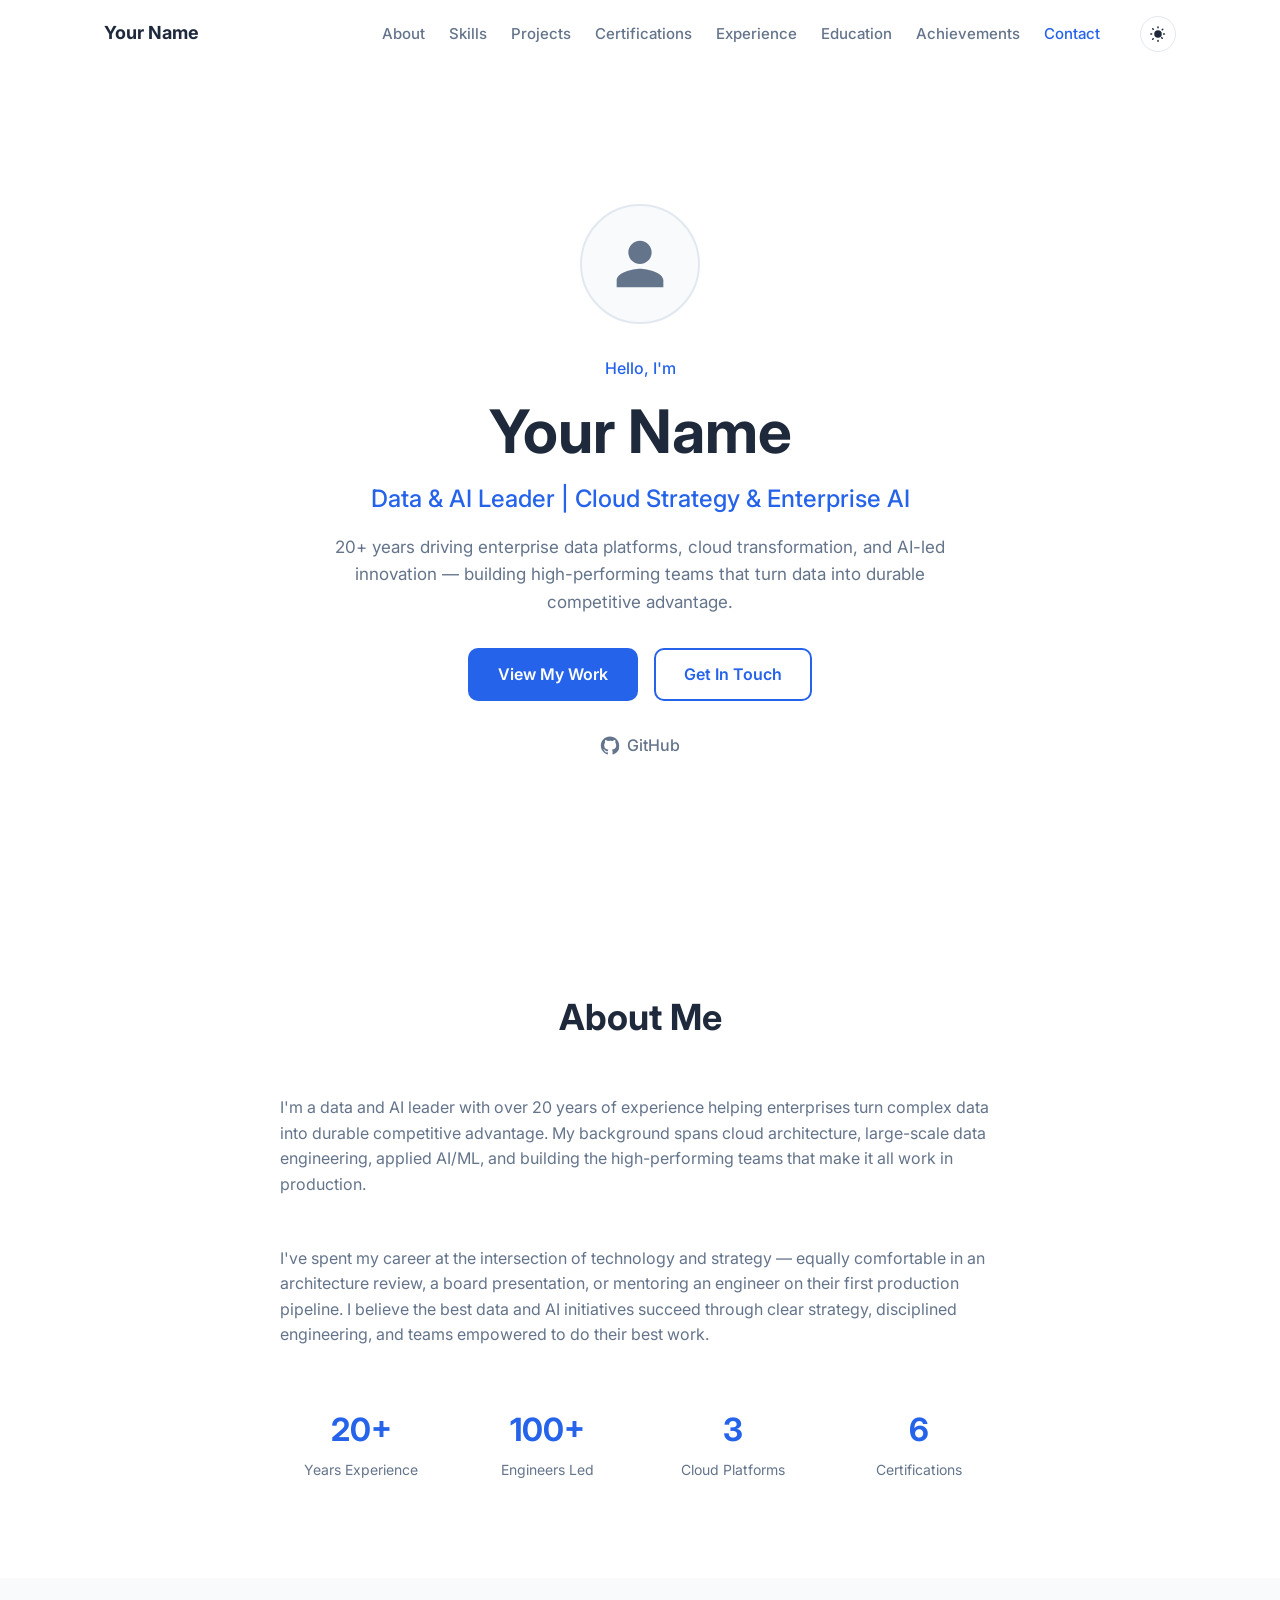
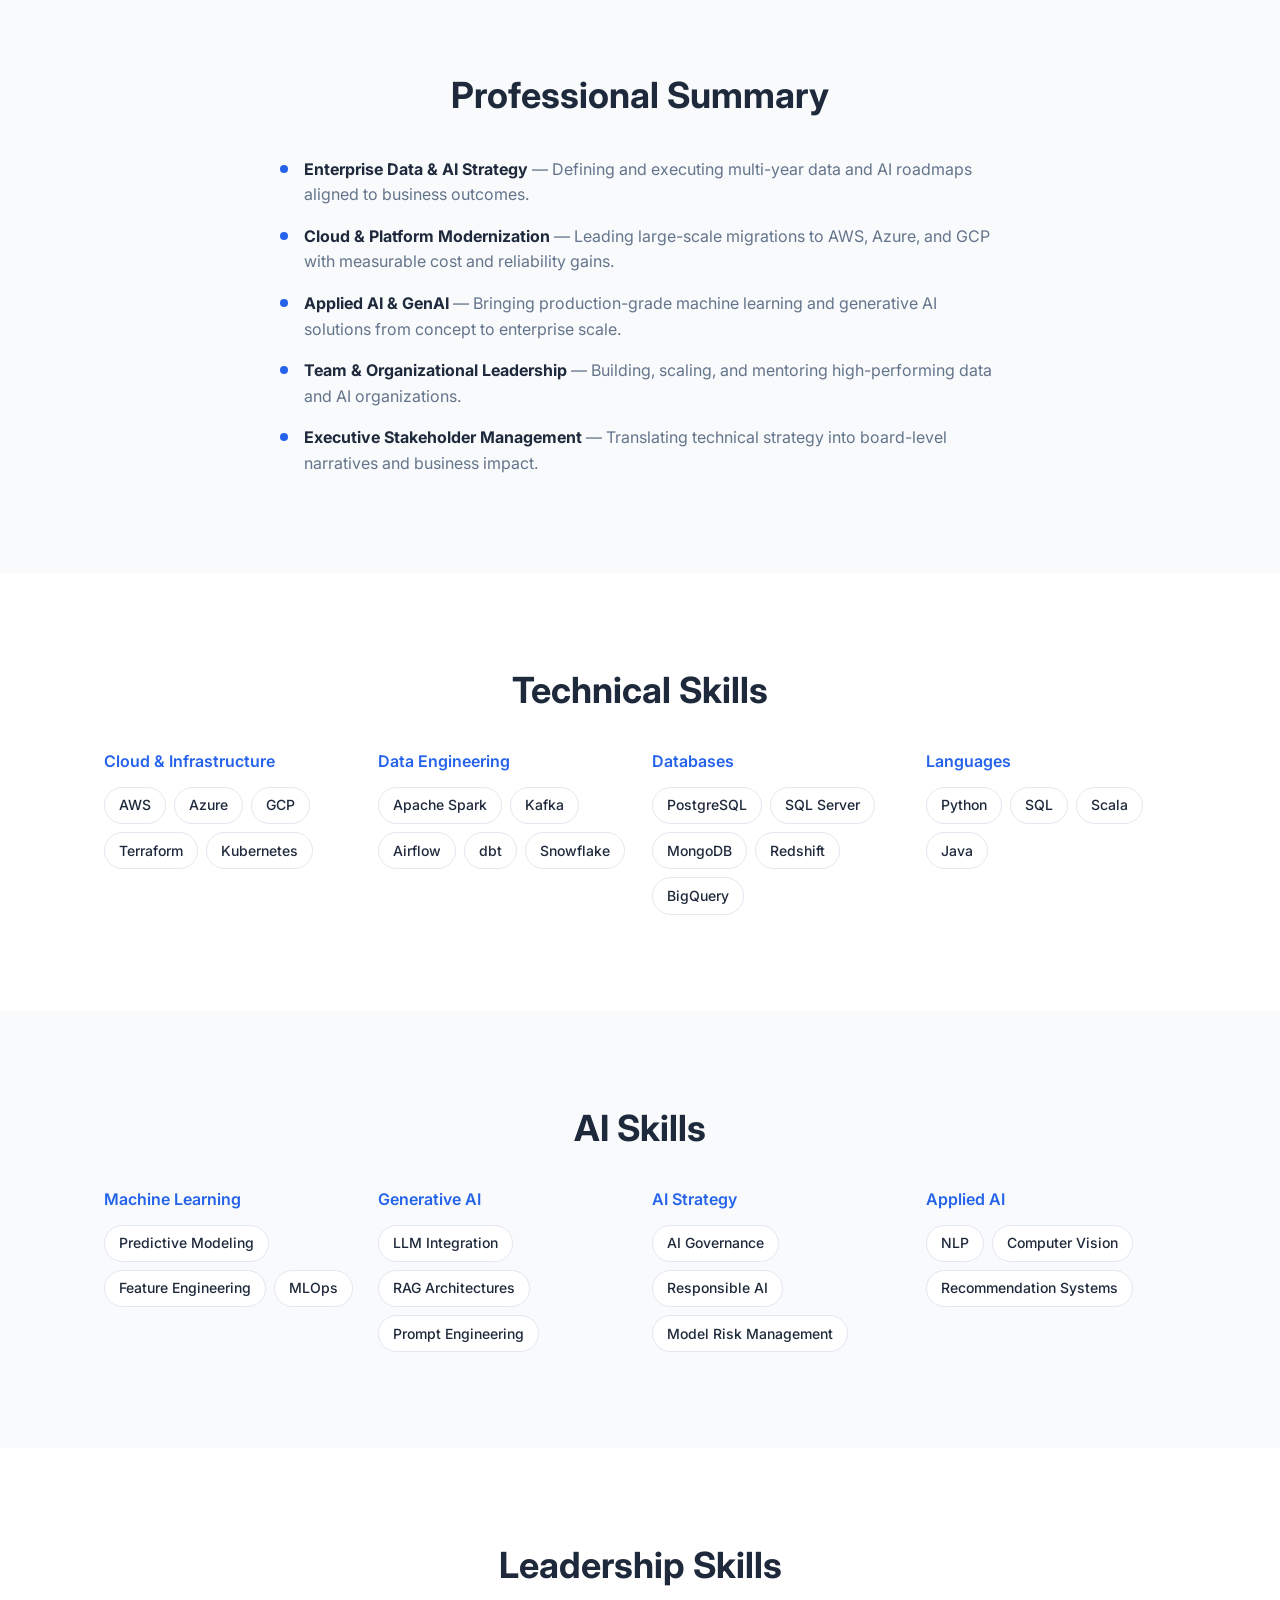
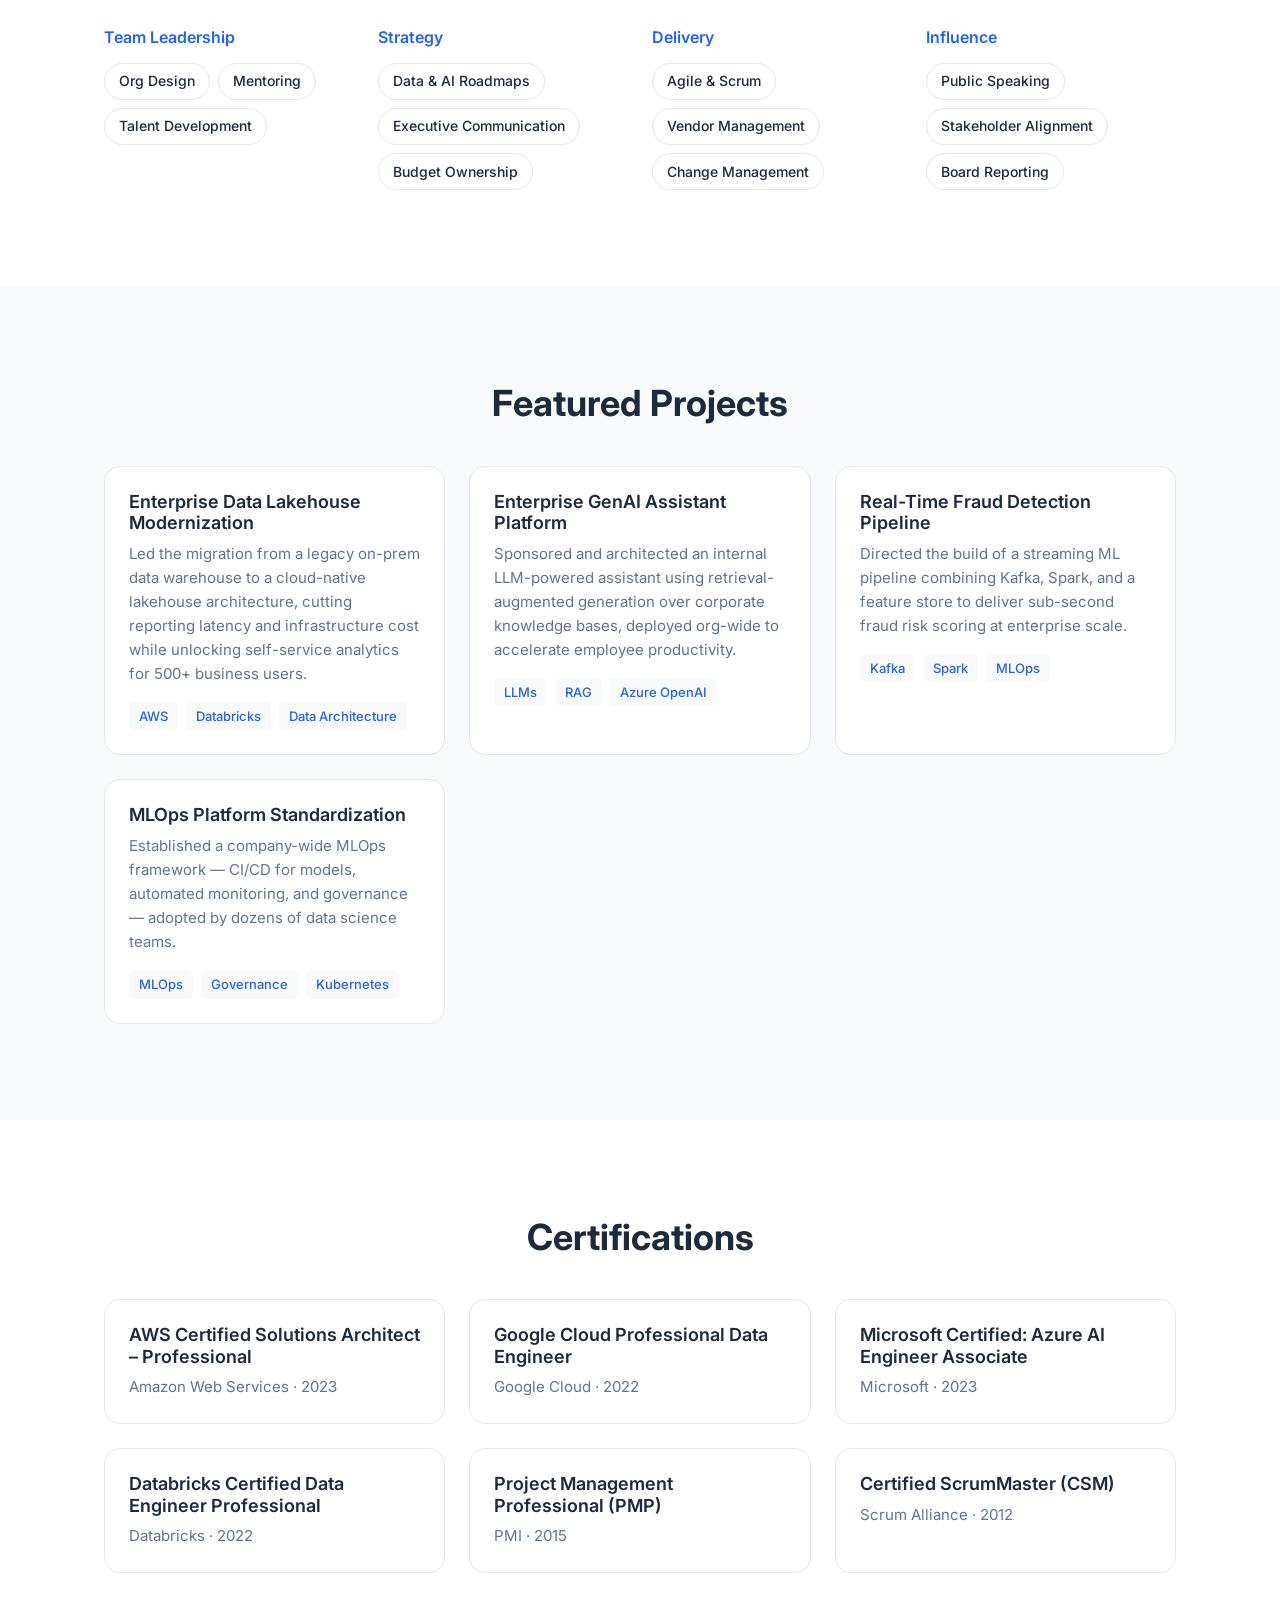
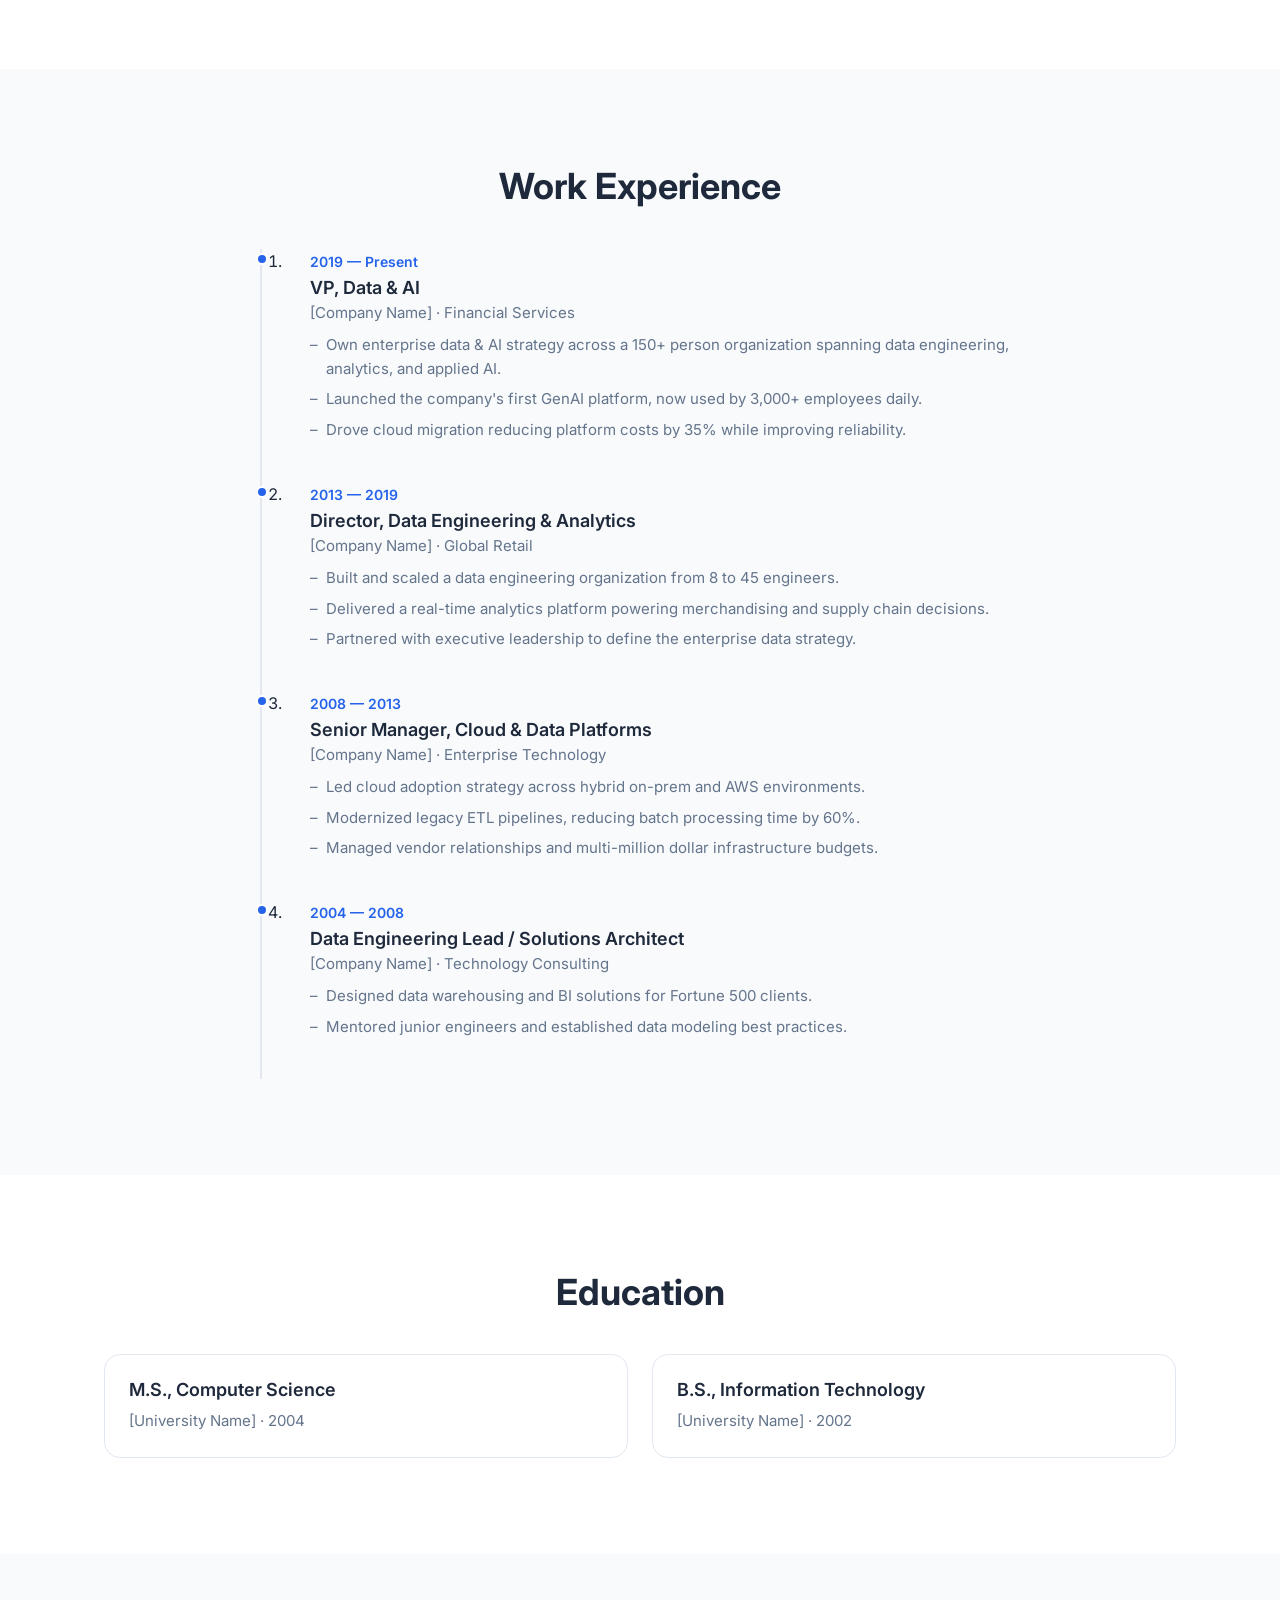
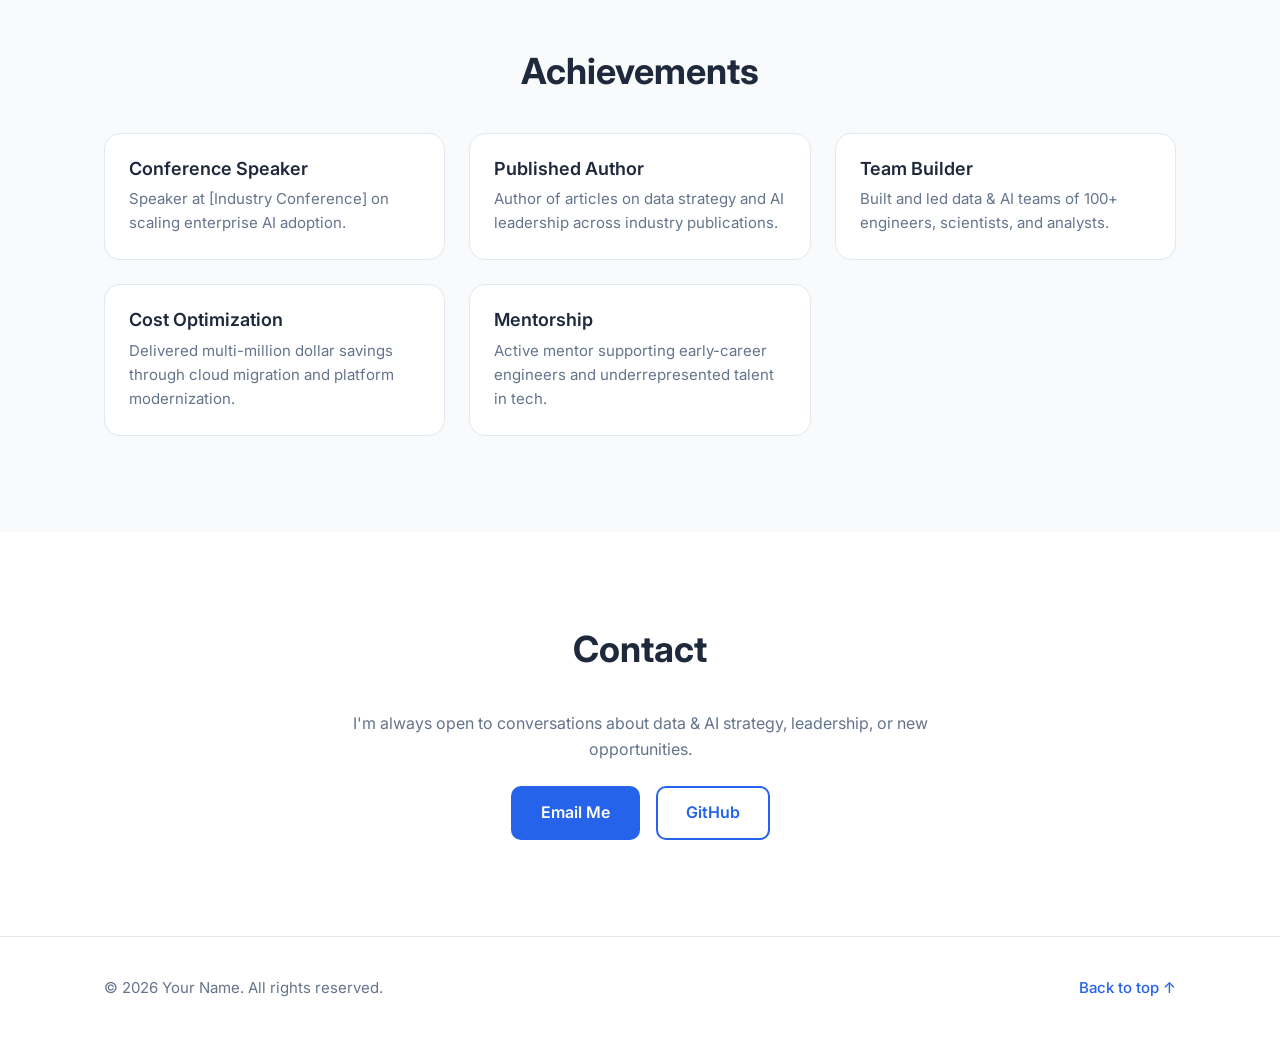
<file: index.html>
<!DOCTYPE html>
<html lang="en">
<head>
  <meta charset="UTF-8" />
  <meta name="viewport" content="width=device-width, initial-scale=1.0" />
  <title>Your Name — Data &amp; AI Leader</title>
  <meta name="description" content="Portfolio of Your Name, a Data & AI Leader with 20+ years of experience in cloud, AI, and engineering leadership." />
  <meta name="theme-color" content="#2563eb" />
  <link rel="canonical" href="https://sivakp448.github.io/sivakp/" />
  <link rel="icon" type="image/svg+xml" href="favicon.svg" />

  <meta property="og:type" content="website" />
  <meta property="og:title" content="Your Name — Data & AI Leader" />
  <meta property="og:description" content="Portfolio of Your Name, a Data & AI Leader with 20+ years of experience in cloud, AI, and engineering leadership." />
  <meta property="og:url" content="https://sivakp448.github.io/sivakp/" />

  <meta name="twitter:card" content="summary" />
  <meta name="twitter:title" content="Your Name — Data & AI Leader" />
  <meta name="twitter:description" content="Portfolio of Your Name, a Data & AI Leader with 20+ years of experience in cloud, AI, and engineering leadership." />

  <link rel="preconnect" href="https://fonts.googleapis.com" />
  <link rel="preconnect" href="https://fonts.gstatic.com" crossorigin />
  <link href="https://fonts.googleapis.com/css2?family=Inter:wght@400;500;600;700&display=swap" rel="stylesheet" />

  <link rel="stylesheet" href="styles/style.css" />
</head>
<body>
  <a class="skip-link" href="#hero">Skip to content</a>

  <header class="site-header">
    <div class="container site-header__inner">
      <a href="#hero" class="site-header__brand">Your Name</a>

      <button class="nav-toggle" type="button" aria-label="Toggle navigation menu" aria-expanded="false" aria-controls="nav-menu">
        <span class="nav-toggle__bar"></span>
        <span class="nav-toggle__bar"></span>
        <span class="nav-toggle__bar"></span>
      </button>

      <nav class="nav-menu" id="nav-menu" aria-label="Primary">
        <ul>
          <li><a href="#about">About</a></li>
          <li><a href="#skills">Skills</a></li>
          <li><a href="#projects">Projects</a></li>
          <li><a href="#certifications">Certifications</a></li>
          <li><a href="#experience">Experience</a></li>
          <li><a href="#education">Education</a></li>
          <li><a href="#achievements">Achievements</a></li>
          <li><a href="#contact">Contact</a></li>
        </ul>
        <button class="theme-toggle" type="button" aria-label="Toggle dark mode" aria-pressed="false">
          <svg class="icon icon--sun" viewBox="0 0 24 24" width="18" height="18" aria-hidden="true"><path fill="currentColor" d="M12 4.5a1 1 0 0 1-1-1v-1a1 1 0 1 1 2 0v1a1 1 0 0 1-1 1Zm0 15a1 1 0 0 1 1 1v1a1 1 0 1 1-2 0v-1a1 1 0 0 1 1-1ZM4.5 12a1 1 0 0 1-1 1h-1a1 1 0 1 1 0-2h1a1 1 0 0 1 1 1Zm17 0a1 1 0 0 1-1 1h-1a1 1 0 1 1 0-2h1a1 1 0 0 1 1 1ZM6.34 6.34a1 1 0 0 1-1.41 0l-.71-.7a1 1 0 0 1 1.41-1.42l.71.71a1 1 0 0 1 0 1.41Zm12.02 12.02a1 1 0 0 1-1.41 0l-.71-.71a1 1 0 1 1 1.41-1.41l.71.7a1 1 0 0 1 0 1.42ZM6.34 17.66a1 1 0 0 1 0 1.41l-.71.71a1 1 0 1 1-1.42-1.41l.71-.71a1 1 0 0 1 1.42 0ZM19.07 4.93a1 1 0 0 1 0 1.41l-.71.71a1 1 0 1 1-1.41-1.41l.7-.71a1 1 0 0 1 1.42 0ZM12 7a5 5 0 1 1 0 10 5 5 0 0 1 0-10Z"/></svg>
        </button>
      </nav>
    </div>
  </header>

  <main>
    <section id="hero" class="hero" aria-labelledby="hero-heading">
      <div class="container hero__container">
        <div class="hero__avatar" aria-hidden="true">
          <svg viewBox="0 0 24 24" width="56" height="56"><path fill="currentColor" d="M12 12c2.76 0 5-2.24 5-5s-2.24-5-5-5-5 2.24-5 5 2.24 5 5 5Zm0 2c-3.33 0-10 1.67-10 5v3h20v-3c0-3.33-6.67-5-10-5Z"/></svg>
        </div>
        <p class="hero__eyebrow">Hello, I'm</p>
        <h1 id="hero-heading" class="hero__name">Your Name</h1>
        <p class="hero__title">Data &amp; AI Leader | Cloud Strategy &amp; Enterprise AI</p>
        <p class="hero__intro">
          20+ years driving enterprise data platforms, cloud transformation, and AI-led innovation —
          building high-performing teams that turn data into durable competitive advantage.
        </p>

        <div class="hero__cta">
          <a href="#projects" class="btn btn--primary">View My Work</a>
          <a href="#contact" class="btn btn--secondary">Get In Touch</a>
        </div>

        <ul class="hero__socials">
          <li>
            <a href="https://github.com/yourusername" class="hero__social-link" target="_blank" rel="noopener noreferrer" aria-label="GitHub profile">
              <svg class="icon" viewBox="0 0 24 24" width="20" height="20" aria-hidden="true" focusable="false">
                <path fill="currentColor" d="M12 .5C5.73.5.98 5.24.98 11.52c0 4.96 3.22 9.17 7.69 10.66.56.1.77-.24.77-.54
                     0-.27-.01-1.16-.02-2.11-3.13.68-3.79-1.34-3.79-1.34-.51-1.3-1.25-1.65-1.25-1.65-1.02-.7.08-.68.08-.68
                     1.13.08 1.72 1.16 1.72 1.16 1 1.72 2.63 1.22 3.27.94.1-.73.39-1.22.71-1.5-2.5-.28-5.13-1.25-5.13-5.57
                     0-1.23.44-2.24 1.16-3.03-.12-.28-.5-1.42.11-2.96 0 0 .95-.3 3.11 1.16a10.8 10.8 0 0 1 5.66 0
                     c2.16-1.46 3.11-1.16 3.11-1.16.61 1.54.23 2.68.11 2.96.72.79 1.16 1.8 1.16 3.03
                     0 4.33-2.64 5.28-5.15 5.56.4.35.76 1.04.76 2.1 0 1.52-.01 2.74-.01 3.11
                     0 .3.2.65.78.54A10.53 10.53 0 0 0 23.02 11.5C23.02 5.24 18.27.5 12 .5z"
                />
              </svg>
              <span>GitHub</span>
            </a>
          </li>
        </ul>
      </div>
    </section>

    <section id="about" class="section" aria-labelledby="about-heading">
      <div class="container">
        <h2 id="about-heading" class="section__title">About Me</h2>
        <div class="about__content">
          <p>
            I'm a data and AI leader with over 20 years of experience helping enterprises turn complex data
            into durable competitive advantage. My background spans cloud architecture, large-scale data
            engineering, applied AI/ML, and building the high-performing teams that make it all work in production.
          </p>
          <p>
            I've spent my career at the intersection of technology and strategy — equally comfortable in an
            architecture review, a board presentation, or mentoring an engineer on their first production
            pipeline. I believe the best data and AI initiatives succeed through clear strategy, disciplined
            engineering, and teams empowered to do their best work.
          </p>
        </div>
        <ul class="stats">
          <li class="stats__item"><span class="stats__number">20+</span><span class="stats__label">Years Experience</span></li>
          <li class="stats__item"><span class="stats__number">100+</span><span class="stats__label">Engineers Led</span></li>
          <li class="stats__item"><span class="stats__number">3</span><span class="stats__label">Cloud Platforms</span></li>
          <li class="stats__item"><span class="stats__number">6</span><span class="stats__label">Certifications</span></li>
        </ul>
      </div>
    </section>

    <section id="summary" class="section section--alt" aria-labelledby="summary-heading">
      <div class="container">
        <h2 id="summary-heading" class="section__title">Professional Summary</h2>
        <ul class="summary-list">
          <li><strong>Enterprise Data &amp; AI Strategy</strong> — Defining and executing multi-year data and AI roadmaps aligned to business outcomes.</li>
          <li><strong>Cloud &amp; Platform Modernization</strong> — Leading large-scale migrations to AWS, Azure, and GCP with measurable cost and reliability gains.</li>
          <li><strong>Applied AI &amp; GenAI</strong> — Bringing production-grade machine learning and generative AI solutions from concept to enterprise scale.</li>
          <li><strong>Team &amp; Organizational Leadership</strong> — Building, scaling, and mentoring high-performing data and AI organizations.</li>
          <li><strong>Executive Stakeholder Management</strong> — Translating technical strategy into board-level narratives and business impact.</li>
        </ul>
      </div>
    </section>

    <section id="skills" class="section" aria-labelledby="skills-heading">
      <div class="container">
        <h2 id="skills-heading" class="section__title">Technical Skills</h2>
        <div id="technical-skills-list" class="skills-grid"></div>
      </div>
    </section>

    <section id="ai-skills" class="section section--alt" aria-labelledby="ai-skills-heading">
      <div class="container">
        <h2 id="ai-skills-heading" class="section__title">AI Skills</h2>
        <div id="ai-skills-list" class="skills-grid"></div>
      </div>
    </section>

    <section id="leadership" class="section" aria-labelledby="leadership-heading">
      <div class="container">
        <h2 id="leadership-heading" class="section__title">Leadership Skills</h2>
        <div id="leadership-skills-list" class="skills-grid"></div>
      </div>
    </section>

    <section id="projects" class="section section--alt" aria-labelledby="projects-heading">
      <div class="container">
        <h2 id="projects-heading" class="section__title">Featured Projects</h2>
        <div id="projects-list" class="card-grid"></div>
      </div>
    </section>

    <section id="certifications" class="section" aria-labelledby="certifications-heading">
      <div class="container">
        <h2 id="certifications-heading" class="section__title">Certifications</h2>
        <div id="certifications-list" class="card-grid"></div>
      </div>
    </section>

    <section id="experience" class="section section--alt" aria-labelledby="experience-heading">
      <div class="container">
        <h2 id="experience-heading" class="section__title">Work Experience</h2>
        <ol id="experience-list" class="timeline"></ol>
      </div>
    </section>

    <section id="education" class="section" aria-labelledby="education-heading">
      <div class="container">
        <h2 id="education-heading" class="section__title">Education</h2>
        <div id="education-list" class="card-grid card-grid--compact"></div>
      </div>
    </section>

    <section id="achievements" class="section section--alt" aria-labelledby="achievements-heading">
      <div class="container">
        <h2 id="achievements-heading" class="section__title">Achievements</h2>
        <div id="achievements-list" class="card-grid"></div>
      </div>
    </section>

    <section id="contact" class="section" aria-labelledby="contact-heading">
      <div class="container contact__content">
        <h2 id="contact-heading" class="section__title">Contact</h2>
        <p class="contact__intro">
          I'm always open to conversations about data &amp; AI strategy, leadership, or new opportunities.
        </p>
        <div class="contact__links">
          <a href="mailto:your.email@example.com" class="btn btn--primary">Email Me</a>
          <a href="https://github.com/yourusername" class="btn btn--secondary" target="_blank" rel="noopener noreferrer">GitHub</a>
        </div>
      </div>
    </section>
  </main>

  <footer class="site-footer">
    <div class="container site-footer__inner">
      <p>&copy; <span id="footer-year"></span> Your Name. All rights reserved.</p>
      <a href="#hero" class="back-to-top">Back to top ↑</a>
    </div>
  </footer>

  <script type="module" src="scripts/main.js"></script>
</body>
</html>
</file>
<file: styles/style.css>
/* =========================================================
   1. Variables
========================================================= */
:root {
  /* Colors — professional blue/white/gray */
  --color-primary: #2563eb;
  --color-primary-dark: #1e40af;
  --color-bg: #ffffff;
  --color-bg-alt: #f8fafc;
  --color-text: #1e293b;
  --color-text-muted: #64748b;
  --color-border: #e2e8f0;
  --color-on-primary: #ffffff;
  --color-surface: #ffffff;

  /* Typography */
  --font-primary: "Inter", -apple-system, BlinkMacSystemFont, "Segoe UI", sans-serif;

  /* Spacing scale */
  --space-xs: 0.5rem;
  --space-sm: 1rem;
  --space-md: 1.5rem;
  --space-lg: 2.5rem;
  --space-xl: 4rem;
  --space-2xl: 6rem;

  /* Layout */
  --container-max: 1120px;
  --radius-sm: 6px;
  --radius-md: 10px;
  --radius-lg: 16px;
  --header-height: 68px;

  /* Motion */
  --transition-fast: 150ms ease;
  --transition-base: 250ms ease;

  /* Elevation */
  --shadow-sm: 0 1px 2px rgba(15, 23, 42, 0.06), 0 1px 3px rgba(15, 23, 42, 0.08);
  --shadow-md: 0 4px 12px rgba(15, 23, 42, 0.08);
}

/* Dark mode variables */
:root[data-theme="dark"] {
  --color-primary: #3b82f6;
  --color-primary-dark: #60a5fa;
  --color-bg: #0f172a;
  --color-bg-alt: #1e293b;
  --color-text: #f1f5f9;
  --color-text-muted: #94a3b8;
  --color-border: #334155;
  --color-on-primary: #0f172a;
  --color-surface: #1e293b;
  --shadow-sm: 0 1px 2px rgba(0, 0, 0, 0.3);
  --shadow-md: 0 4px 12px rgba(0, 0, 0, 0.35);
}

/* =========================================================
   2. Global / Reset
========================================================= */
*,
*::before,
*::after {
  box-sizing: border-box;
}

html {
  scroll-behavior: smooth;
  scroll-padding-top: var(--header-height);
}

body {
  margin: 0;
  font-family: var(--font-primary);
  color: var(--color-text);
  background-color: var(--color-bg);
  line-height: 1.6;
  -webkit-font-smoothing: antialiased;
}

img {
  max-width: 100%;
  display: block;
}

a {
  color: inherit;
  text-decoration: none;
}

ul {
  list-style: none;
  margin: 0;
  padding: 0;
}

h1,
h2,
h3 {
  line-height: 1.2;
}

.skip-link {
  position: absolute;
  left: var(--space-sm);
  top: -100px;
  background: var(--color-primary);
  color: var(--color-on-primary);
  padding: 0.6rem 1rem;
  border-radius: var(--radius-sm);
  z-index: 100;
  transition: top var(--transition-fast);
}

.skip-link:focus {
  top: var(--space-sm);
}

@media (prefers-reduced-motion: reduce) {
  html {
    scroll-behavior: auto;
  }
  *,
  *::before,
  *::after {
    animation-duration: 0.01ms !important;
    transition-duration: 0.01ms !important;
  }
}

/* =========================================================
   3. Layout
========================================================= */
.container {
  width: 100%;
  max-width: var(--container-max);
  margin-inline: auto;
  padding-inline: var(--space-md);
}

.section {
  padding-block: var(--space-2xl);
}

.section--alt {
  background-color: var(--color-bg-alt);
}

.section__title {
  font-size: clamp(1.75rem, 2vw + 1rem, 2.25rem);
  font-weight: 700;
  margin: 0 0 var(--space-lg);
  text-align: center;
}

/* =========================================================
   4. Navigation
========================================================= */
.site-header {
  position: sticky;
  top: 0;
  z-index: 50;
  height: var(--header-height);
  display: flex;
  align-items: center;
  background-color: var(--color-bg);
  border-bottom: 1px solid transparent;
  transition: box-shadow var(--transition-fast), border-color var(--transition-fast);
}

.site-header--scrolled {
  box-shadow: var(--shadow-sm);
  border-bottom-color: var(--color-border);
}

.site-header__inner {
  display: flex;
  align-items: center;
  justify-content: space-between;
  width: 100%;
}

.site-header__brand {
  font-weight: 700;
  font-size: 1.125rem;
  color: var(--color-text);
}

.nav-toggle {
  display: none;
  flex-direction: column;
  justify-content: center;
  gap: 4px;
  width: 40px;
  height: 40px;
  border: none;
  background: transparent;
  cursor: pointer;
}

.nav-toggle__bar {
  display: block;
  height: 2px;
  width: 100%;
  background-color: var(--color-text);
  border-radius: 2px;
}

.nav-menu {
  display: flex;
  align-items: center;
  gap: var(--space-lg);
}

.nav-menu ul {
  display: flex;
  gap: var(--space-md);
}

.nav-menu a {
  font-size: 0.9375rem;
  font-weight: 500;
  color: var(--color-text-muted);
  transition: color var(--transition-fast);
}

.nav-menu a:hover,
.nav-menu a:focus-visible {
  color: var(--color-primary);
}

.nav-link--active {
  color: var(--color-primary) !important;
}

.theme-toggle {
  display: inline-flex;
  align-items: center;
  justify-content: center;
  width: 36px;
  height: 36px;
  border-radius: 50%;
  border: 1px solid var(--color-border);
  background: transparent;
  color: var(--color-text);
  cursor: pointer;
  transition: border-color var(--transition-fast), color var(--transition-fast);
}

.theme-toggle:hover,
.theme-toggle:focus-visible {
  border-color: var(--color-primary);
  color: var(--color-primary);
}

/* =========================================================
   5. Hero
========================================================= */
.hero {
  min-height: calc(100vh - var(--header-height));
  min-height: calc(100svh - var(--header-height));
  display: flex;
  align-items: center;
  justify-content: center;
  text-align: center;
  padding-block: var(--space-2xl);
}

.hero__container {
  display: flex;
  flex-direction: column;
  align-items: center;
  gap: var(--space-sm);
}

.hero__avatar {
  display: flex;
  align-items: center;
  justify-content: center;
  width: 120px;
  height: 120px;
  border-radius: 50%;
  background-color: var(--color-bg-alt);
  border: 2px solid var(--color-border);
  color: var(--color-text-muted);
  margin-bottom: var(--space-sm);
}

.hero__eyebrow {
  margin: 0;
  font-size: 1rem;
  font-weight: 500;
  color: var(--color-primary);
}

.hero__name {
  margin: 0;
  font-size: clamp(2.25rem, 5vw + 1rem, 3.75rem);
  font-weight: 700;
  line-height: 1.1;
  color: var(--color-text);
}

.hero__title {
  margin: 0;
  font-size: clamp(1.125rem, 1vw + 1rem, 1.5rem);
  font-weight: 500;
  color: var(--color-primary);
}

.hero__intro {
  margin: 0;
  max-width: 60ch;
  color: var(--color-text-muted);
  font-size: 1.0625rem;
}

.hero__cta {
  display: flex;
  flex-wrap: wrap;
  justify-content: center;
  gap: var(--space-sm);
  margin-top: var(--space-sm);
}

.hero__socials {
  display: flex;
  justify-content: center;
  gap: var(--space-sm);
  margin: var(--space-sm) 0 0;
}

.hero__social-link {
  display: inline-flex;
  align-items: center;
  gap: 0.4rem;
  color: var(--color-text-muted);
  font-weight: 500;
  transition: color var(--transition-fast);
}

.hero__social-link:hover,
.hero__social-link:focus-visible {
  color: var(--color-primary);
}

/* =========================================================
   6. Cards
========================================================= */
.card-grid {
  display: grid;
  grid-template-columns: repeat(auto-fit, minmax(260px, 1fr));
  gap: var(--space-md);
}

.card-grid--compact {
  grid-template-columns: repeat(auto-fit, minmax(240px, 1fr));
}

.card {
  background-color: var(--color-surface);
  border: 1px solid var(--color-border);
  border-radius: var(--radius-lg);
  padding: var(--space-md);
  transition: box-shadow var(--transition-base), transform var(--transition-base);
}

.card:hover {
  box-shadow: var(--shadow-md);
  transform: translateY(-2px);
}

.card__title {
  margin: 0 0 0.5rem;
  font-size: 1.125rem;
  font-weight: 600;
}

.card__body {
  margin: 0;
  color: var(--color-text-muted);
  font-size: 0.9375rem;
}

.card__meta {
  margin: 0;
  color: var(--color-text-muted);
  font-size: 0.9375rem;
}

.card__tags {
  display: flex;
  flex-wrap: wrap;
  gap: 0.5rem;
  margin-top: var(--space-sm);
}

.tag {
  font-size: 0.8125rem;
  font-weight: 500;
  color: var(--color-primary);
  background-color: var(--color-bg-alt);
  border-radius: var(--radius-sm);
  padding: 0.25rem 0.625rem;
}

/* Skills */
.skills-grid {
  display: grid;
  grid-template-columns: repeat(auto-fit, minmax(240px, 1fr));
  gap: var(--space-md);
}

.skill-group__title {
  margin: 0 0 var(--space-sm);
  font-size: 1rem;
  font-weight: 600;
  color: var(--color-primary);
}

.skill-pills {
  display: flex;
  flex-wrap: wrap;
  gap: 0.5rem;
}

.skill-pill {
  font-size: 0.875rem;
  font-weight: 500;
  color: var(--color-text);
  background-color: var(--color-surface);
  border: 1px solid var(--color-border);
  border-radius: 999px;
  padding: 0.4rem 0.875rem;
}

/* Stats (About section) */
.about__content {
  max-width: 72ch;
  margin: 0 auto var(--space-lg);
  display: flex;
  flex-direction: column;
  gap: var(--space-sm);
  color: var(--color-text-muted);
}

.stats {
  display: grid;
  grid-template-columns: repeat(4, 1fr);
  gap: var(--space-md);
  max-width: 720px;
  margin-inline: auto;
  text-align: center;
}

.stats__item {
  display: flex;
  flex-direction: column;
  gap: 0.25rem;
}

.stats__number {
  font-size: 2rem;
  font-weight: 700;
  color: var(--color-primary);
}

.stats__label {
  font-size: 0.875rem;
  color: var(--color-text-muted);
}

/* Professional summary list */
.summary-list {
  max-width: 72ch;
  margin: 0 auto;
  display: flex;
  flex-direction: column;
  gap: var(--space-sm);
}

.summary-list li {
  padding-left: var(--space-md);
  position: relative;
  color: var(--color-text-muted);
}

.summary-list li::before {
  content: "";
  position: absolute;
  left: 0;
  top: 0.5em;
  width: 8px;
  height: 8px;
  border-radius: 50%;
  background-color: var(--color-primary);
}

.summary-list strong {
  color: var(--color-text);
}

/* Timeline (Experience) */
.timeline {
  position: relative;
  max-width: 760px;
  margin: 0 auto;
  padding-left: var(--space-md);
  border-left: 2px solid var(--color-border);
}

.timeline__item {
  position: relative;
  padding: 0 0 var(--space-lg) var(--space-md);
}

.timeline__marker {
  position: absolute;
  left: calc(-1 * var(--space-md) - 6px);
  top: 4px;
  width: 12px;
  height: 12px;
  border-radius: 50%;
  background-color: var(--color-primary);
  border: 2px solid var(--color-bg);
}

.timeline__period {
  margin: 0 0 0.25rem;
  font-size: 0.875rem;
  font-weight: 600;
  color: var(--color-primary);
}

.timeline__role {
  margin: 0;
  font-size: 1.125rem;
  font-weight: 600;
}

.timeline__company {
  margin: 0.15rem 0 var(--space-xs);
  color: var(--color-text-muted);
  font-size: 0.9375rem;
}

.timeline__points {
  display: flex;
  flex-direction: column;
  gap: 0.4rem;
}

.timeline__points li {
  position: relative;
  padding-left: 1rem;
  color: var(--color-text-muted);
  font-size: 0.9375rem;
}

.timeline__points li::before {
  content: "–";
  position: absolute;
  left: 0;
  color: var(--color-text-muted);
}

/* Contact */
.contact__content {
  text-align: center;
}

.contact__intro {
  max-width: 60ch;
  margin: 0 auto var(--space-md);
  color: var(--color-text-muted);
}

.contact__links {
  display: flex;
  flex-wrap: wrap;
  justify-content: center;
  gap: var(--space-sm);
}

/* =========================================================
   7. Buttons
========================================================= */
.btn {
  display: inline-flex;
  align-items: center;
  justify-content: center;
  padding: 0.75rem 1.75rem;
  border-radius: var(--radius-md);
  font-family: inherit;
  font-size: 1rem;
  font-weight: 600;
  border: 2px solid transparent;
  cursor: pointer;
  transition: background-color var(--transition-fast), color var(--transition-fast),
    border-color var(--transition-fast);
}

.btn--primary {
  background-color: var(--color-primary);
  color: var(--color-on-primary);
}

.btn--primary:hover,
.btn--primary:focus-visible {
  background-color: var(--color-primary-dark);
}

.btn--secondary {
  background-color: transparent;
  border-color: var(--color-primary);
  color: var(--color-primary);
}

.btn--secondary:hover,
.btn--secondary:focus-visible {
  background-color: var(--color-primary);
  color: var(--color-on-primary);
}

.btn:focus-visible {
  outline: 2px solid var(--color-primary);
  outline-offset: 2px;
}

/* =========================================================
   8. Footer
========================================================= */
.site-footer {
  padding-block: var(--space-md);
  border-top: 1px solid var(--color-border);
}

.site-footer__inner {
  display: flex;
  flex-wrap: wrap;
  align-items: center;
  justify-content: space-between;
  gap: var(--space-sm);
  color: var(--color-text-muted);
  font-size: 0.9375rem;
}

.back-to-top {
  color: var(--color-primary);
  font-weight: 500;
}

.back-to-top:hover,
.back-to-top:focus-visible {
  text-decoration: underline;
}

/* =========================================================
   9. Media Queries
========================================================= */
@media (max-width: 768px) {
  .hero__cta {
    flex-direction: column;
    align-items: stretch;
    width: 100%;
    max-width: 320px;
  }

  .stats {
    grid-template-columns: repeat(2, 1fr);
  }

  .nav-toggle {
    display: flex;
  }

  .nav-menu {
    position: fixed;
    top: var(--header-height);
    left: 0;
    right: 0;
    flex-direction: column;
    align-items: stretch;
    gap: 0;
    background-color: var(--color-bg);
    border-bottom: 1px solid var(--color-border);
    padding: var(--space-sm) var(--space-md) var(--space-md);
    transform: translateY(-8px);
    opacity: 0;
    visibility: hidden;
    pointer-events: none;
    transition: opacity var(--transition-base), transform var(--transition-base);
  }

  .nav-menu--open {
    transform: translateY(0);
    opacity: 1;
    visibility: visible;
    pointer-events: auto;
  }

  .nav-menu ul {
    flex-direction: column;
    gap: 0;
  }

  .nav-menu ul li a {
    display: block;
    padding: 0.75rem 0;
    border-bottom: 1px solid var(--color-border);
  }

  .nav-menu .theme-toggle {
    margin-top: var(--space-sm);
  }
}

@media (max-width: 480px) {
  .stats {
    grid-template-columns: repeat(2, 1fr);
    gap: var(--space-sm);
  }

  .site-footer__inner {
    flex-direction: column;
    text-align: center;
  }
}
</file>
